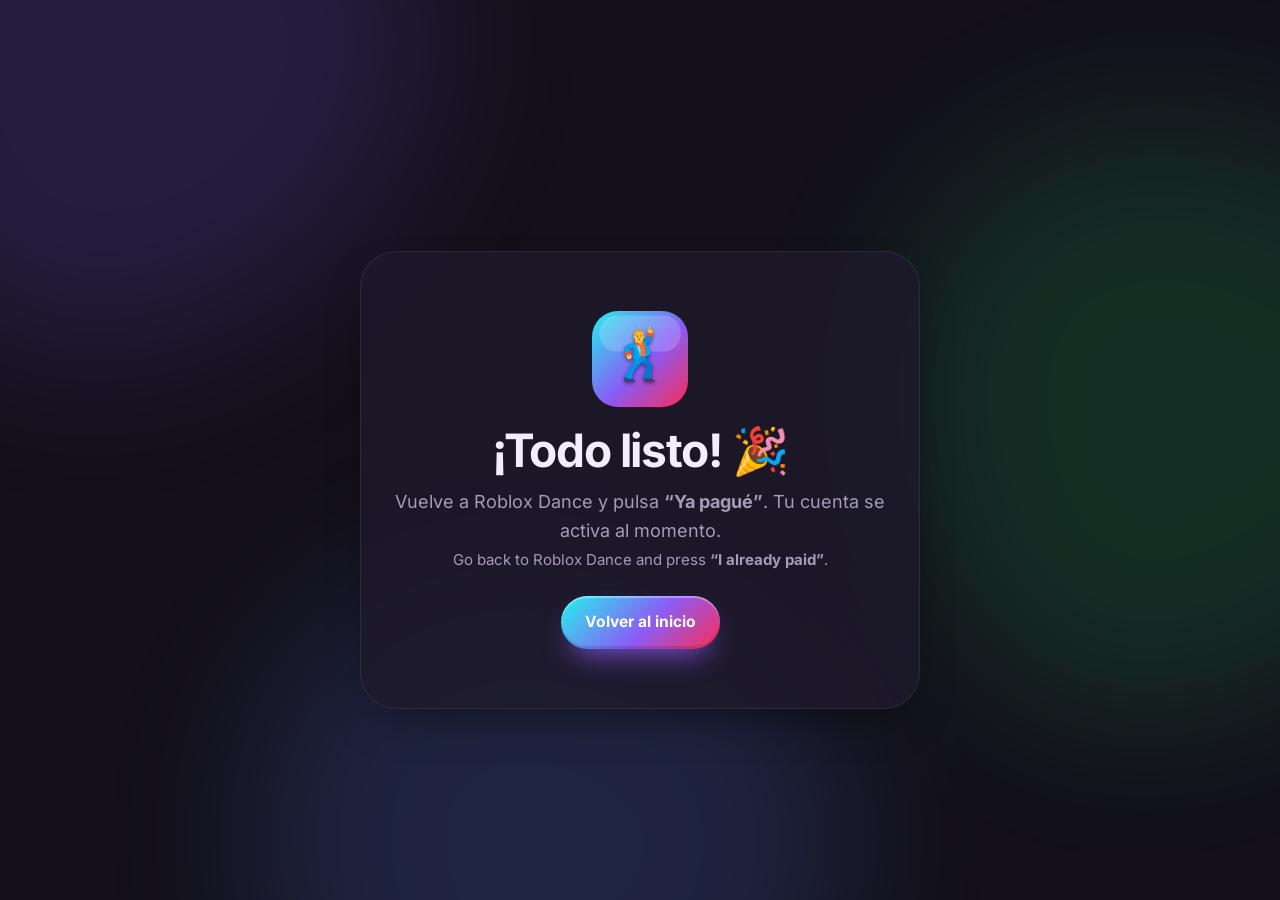
<file: gracias.html>
<!doctype html>
<html lang="es">
<head>
<meta charset="utf-8"><meta name="viewport" content="width=device-width,initial-scale=1">
<title>¡Listo! · Roblox Dance</title><link rel="icon" href="/favicon.ico"><link rel="stylesheet" href="/styles.css?v=2">
</head>
<body>
<div class="blobs"><i></i><i></i><i></i></div>
<section class="wrap" style="min-height:100vh;display:grid;place-items:center">
  <div class="download" style="max-width:560px">
    <img src="/img/logo.png" alt="">
    <h2>¡Todo listo! 🎉</h2>
    <p class="lead" style="margin:0 auto 22px">Vuelve a Roblox Dance y pulsa <b>“Ya pagué”</b>. Tu cuenta se activa al momento.<br><small>Go back to Roblox Dance and press <b>“I already paid”</b>.</small></p>
    <a class="btn btn-primary jelly" href="/">Volver al inicio</a>
  </div>
</section>
</body>
</html>
</file>
<file: styles.css>
@font-face { font-family: Inter; src: url(/fonts/Inter.woff2) format('woff2'); font-weight: 100 900; font-display: swap; }
@font-face { font-family: Lilita; src: url(/fonts/LilitaOne.woff2) format('woff2'); font-display: swap; }
@font-face { font-family: Fredoka; src: url(/fonts/Fredoka.woff2) format('woff2'); font-weight: 300 700; font-display: swap; }
:root {
  --bg: #13101a; --bg2: #1b1625; --card: #1f1a2bcc; --card-solid: #1f1a2b; --text: #f3eefb; --muted: #a59cb8; --line: #ffffff14;
  --violet: #8b5cf6; --blue: #5b8cff; --pink: #ff7aa2; --green: #4ade80; --lime: #a3e635; --amber: #ffb648;
  --grad: linear-gradient(135deg, var(--blue), var(--violet)); --grad-green: linear-gradient(135deg, #a3e635, #22c55e);
  --shadow: 0 20px 50px -24px rgba(0, 0, 0, .7);
  --spring: cubic-bezier(.34, 1.56, .64, 1); --out: cubic-bezier(.16, 1, .3, 1);
  color-scheme: dark;
}
* { box-sizing: border-box; }
html { scroll-behavior: smooth; }
body { margin: 0; font: 16px/1.6 Inter, system-ui, sans-serif; color: var(--text); background: var(--bg); overflow-x: hidden; }
a { color: inherit; }
img { display: block; }

.blobs { position: fixed; inset: 0; z-index: -1; overflow: hidden; pointer-events: none; }
.blobs i { position: absolute; width: 46vmax; height: 46vmax; filter: blur(80px); opacity: .17; border-radius: 42% 58% 63% 37% / 41% 44% 56% 59%; animation: blob 22s ease-in-out infinite alternate; }
.blobs i:nth-child(1) { background: #8b5cf6; top: -18vmax; left: -12vmax; }
.blobs i:nth-child(2) { background: #22c55e; top: 10vmax; right: -16vmax; animation-delay: -6s; animation-duration: 26s; }
.blobs i:nth-child(3) { background: #5b8cff; bottom: -20vmax; left: 20vmax; animation-delay: -12s; }
@keyframes blob {
  0% { transform: translate(0, 0) rotate(0) scale(1); }
  50% { transform: translate(6vmax, 4vmax) rotate(40deg) scale(1.08); border-radius: 60% 40% 35% 65% / 55% 62% 38% 45%; }
  100% { transform: translate(-4vmax, 6vmax) rotate(-20deg) scale(.95); }
}

/* ---------- botones gelatinosos (como fluxy) ---------- */
.btn { position: relative; display: inline-flex; align-items: center; justify-content: center; gap: 10px; text-decoration: none; font-weight: 700; border: 0; cursor: pointer; border-radius: 999px;
  padding: 14px 24px; font-size: 15.5px; font-family: inherit; color: var(--text); transition: transform .35s var(--spring), box-shadow .3s; overflow: hidden; }
.btn-sm { padding: 10px 18px; font-size: 14px; }
.btn-lg { padding: 18px 32px; font-size: 17px; }
.btn-primary { background: var(--grad); color: #fff; box-shadow: inset 0 2px 0 rgba(255,255,255,.35), inset 0 -3px 0 rgba(0,0,0,.12), 0 14px 30px -12px var(--violet); }
.btn-green { background: var(--grad-green); color: #052e16; box-shadow: inset 0 2px 0 rgba(255,255,255,.4), inset 0 -3px 0 rgba(0,0,0,.12), 0 14px 30px -12px #22c55e; }
.btn-ghost { background: var(--card-solid); color: var(--text); box-shadow: inset 0 -3px 0 rgba(0,0,0,.06), 0 10px 26px -16px rgba(60, 40, 120, .4), inset 0 0 0 1px var(--line); }
.btn-danger { background: linear-gradient(135deg, #fb7185, #e11d48); color: #fff; box-shadow: inset 0 2px 0 rgba(255,255,255,.35), inset 0 -3px 0 rgba(0,0,0,.15), 0 14px 30px -12px #e11d48; }
.btn:hover { transform: translateY(-3px) scale(1.04); }
.btn:active { transform: scale(1.1, .86); transition-duration: .08s; }
.jelly.wobble { animation: jelly .7s var(--spring); }
@keyframes jelly { 0% { transform: scale(1); } 25% { transform: scale(1.14, .84); } 45% { transform: scale(.9, 1.1); } 65% { transform: scale(1.05, .96); } 82% { transform: scale(.98, 1.02); } 100% { transform: scale(1); } }
.btn .goo { position: absolute; width: 12px; height: 12px; margin: -6px 0 0 -6px; border-radius: 50%; background: #fff; opacity: .35; pointer-events: none; animation: goo .7s var(--out) forwards; }
@keyframes goo { to { transform: scale(18); opacity: 0; } }

/* ---------- navegación ---------- */
.nav { position: sticky; top: 14px; z-index: 10; margin: 14px auto 0; width: min(1120px, calc(100% - 32px)); display: flex; align-items: center; gap: 8px; padding: 10px 12px 10px 16px;
  border-radius: 999px; background: rgba(27, 22, 37, .72); backdrop-filter: blur(14px); box-shadow: inset 0 0 0 1px var(--line), var(--shadow); }
.brand { display: flex; align-items: center; gap: 10px; text-decoration: none; font: 22px Lilita, sans-serif; letter-spacing: .5px; }
.brand img { width: 34px; height: 34px; border-radius: 10px; }
.nav .links { display: flex; gap: 2px; margin-left: 18px; }
.nav .links a { text-decoration: none; color: var(--muted); font-weight: 600; font-size: 14.5px; padding: 8px 12px; border-radius: 12px; transition: color .2s, background .2s; }
.nav .links a:hover { color: var(--text); background: rgba(255,255,255,.05); }
.nav .grow { flex: 1; }

/* ---------- secciones ---------- */
.wrap { width: min(1120px, calc(100% - 32px)); margin: 0 auto; }
section { padding: 90px 0 30px; }
.eyebrow { display: inline-flex; align-items: center; gap: 8px; font-size: 13px; font-weight: 700; color: var(--lime); background: rgba(163, 230, 53, .1); padding: 6px 12px; border-radius: 999px; }
h1 { font-size: clamp(42px, 6vw, 72px); line-height: 1.02; letter-spacing: -.035em; margin: 18px 0; }
h1 .g { background: linear-gradient(135deg, #d9ff6b, #22c55e); -webkit-background-clip: text; background-clip: text; color: transparent; }
h1 .v { background: var(--grad); -webkit-background-clip: text; background-clip: text; color: transparent; }
h2 { font-size: clamp(30px, 4vw, 46px); letter-spacing: -.03em; margin: 12px 0; line-height: 1.1; }
.lead { color: var(--muted); font-size: 18px; max-width: 560px; }
.center { text-align: center; }
.center .lead { margin: 0 auto; }

/* héroe */
.hero { display: grid; grid-template-columns: 1.1fr .9fr; gap: 40px; align-items: center; padding-top: 70px; }
.hero .cta { display: flex; gap: 12px; flex-wrap: wrap; margin-top: 26px; }
.hero .meta { display: flex; gap: 18px; margin-top: 20px; color: var(--muted); font-size: 13.5px; flex-wrap: wrap; }
.phone { position: relative; width: min(340px, 82vw); aspect-ratio: 9 / 16; margin: 0 auto; border-radius: 42px; padding: 12px; background: #0b0910;
  box-shadow: inset 0 0 0 2px #2c2440, 0 50px 90px -30px rgba(139, 92, 246, .55); animation: bob 6s ease-in-out infinite; }
.phone canvas { width: 100%; height: 100%; border-radius: 32px; display: block; }
.phone::before { content: ""; position: absolute; top: 20px; left: 50%; width: 90px; height: 22px; margin-left: -45px; border-radius: 999px; background: #0b0910; z-index: 2; }
@keyframes bob { 50% { transform: translateY(-12px) rotate(-1deg); } }
.float-gift { position: absolute; font-size: 34px; animation: up 4s ease-in-out infinite; filter: drop-shadow(0 8px 14px rgba(0,0,0,.4)); }
@keyframes up { 0% { transform: translateY(10px) scale(.9); opacity: 0; } 20% { opacity: 1; } 100% { transform: translateY(-120px) scale(1.1); opacity: 0; } }

/* pasos */
.steps { display: grid; grid-template-columns: repeat(4, 1fr); gap: 16px; margin-top: 40px; }
.step { background: var(--card); border-radius: 26px; padding: 24px; box-shadow: inset 0 0 0 1px var(--line), var(--shadow); transition: transform .4s var(--spring); }
.step:hover { transform: translateY(-8px) rotate(-1deg); }
.step .num { width: 46px; height: 46px; border-radius: 16px; display: grid; place-items: center; font-weight: 800; font-size: 20px; color: #fff; background: var(--grad); }
.step:hover .num { animation: jelly .7s var(--spring); }
.step h3 { margin: 16px 0 6px; font-size: 18px; }
.step p { margin: 0; color: var(--muted); font-size: 14.5px; }

/* demo */
.demo { display: grid; grid-template-columns: 380px 1fr; gap: 36px; align-items: center; margin-top: 40px; }
.panel { background: var(--card); border-radius: 28px; padding: 26px; box-shadow: inset 0 0 0 1px var(--line), var(--shadow); }
.panel h3 { margin: 0 0 12px; font-size: 15px; color: var(--muted); text-transform: uppercase; letter-spacing: .08em; }
.panel .row { display: flex; gap: 8px; flex-wrap: wrap; margin-bottom: 22px; }
.chip { border: 0; cursor: pointer; padding: 10px 14px; border-radius: 14px; background: var(--bg2); color: var(--text); font: 600 14px Inter, sans-serif; box-shadow: inset 0 0 0 1px var(--line); transition: transform .3s var(--spring); }
.chip:hover { transform: translateY(-3px); }
.chip.on { background: var(--grad); color: #fff; }
.note { color: var(--muted); font-size: 13px; }

/* características */
.feats { display: grid; grid-template-columns: repeat(3, 1fr); gap: 16px; margin-top: 40px; }
.feat { background: var(--card); border-radius: 26px; padding: 26px; box-shadow: inset 0 0 0 1px var(--line), var(--shadow); transition: transform .4s var(--spring); }
.feat:hover { transform: translateY(-6px) scale(1.02); }
.feat .ic { font-size: 34px; display: inline-block; transition: transform .5s var(--spring); }
.feat:hover .ic { transform: rotate(-10deg) scale(1.2); }
.feat h3 { margin: 12px 0 6px; }
.feat p { margin: 0; color: var(--muted); font-size: 14.5px; }

/* preguntas */
.faq { max-width: 760px; margin: 36px auto 0; display: grid; gap: 10px; }
.faq details { background: var(--card); border-radius: 20px; padding: 18px 22px; box-shadow: inset 0 0 0 1px var(--line); }
.faq summary { cursor: pointer; font-weight: 700; list-style: none; display: flex; justify-content: space-between; }
.faq summary::after { content: "+"; font-size: 22px; line-height: 1; transition: transform .3s var(--spring); }
.faq details[open] summary::after { transform: rotate(45deg); }
.faq p { color: var(--muted); margin: 10px 0 0; }

/* descarga */
.download { text-align: center; background: var(--card); border-radius: 36px; padding: 60px 30px; box-shadow: inset 0 0 0 1px var(--line), var(--shadow); position: relative; overflow: hidden; }
.download img { width: 96px; height: 96px; border-radius: 26px; margin: 0 auto 18px; animation: bob 5s ease-in-out infinite; }
footer { padding: 40px 0 60px; color: var(--muted); font-size: 14px; display: flex; gap: 16px; justify-content: space-between; flex-wrap: wrap; }
footer a { text-decoration: none; }
footer a:hover { color: var(--text); }

/* aparición al hacer scroll */
.reveal { opacity: 0; transform: translateY(26px); transition: opacity .8s var(--out), transform .8s var(--out); }
.reveal.in { opacity: 1; transform: none; }

@media (max-width: 900px) {
  .hero, .demo { grid-template-columns: 1fr; }
  .steps, .feats { grid-template-columns: 1fr 1fr; }
  .nav .links { display: none; }
}
@media (max-width: 560px) { .steps, .feats { grid-template-columns: 1fr; } }

/* ---------- TikTok primero ---------- */
.tt-badge { display: inline-flex; align-items: center; gap: 10px; flex-wrap: wrap; padding: 10px 16px 10px 10px; border-radius: 999px;
  background: #000; box-shadow: inset 0 0 0 1px #ffffff22, 0 14px 30px -14px #fe2c55; font-weight: 700; font-size: 14.5px; }
.tt-badge .tt { width: 34px; height: 34px; background: #111; border-radius: 50%; padding: 5px; }
.tt-badge .gifts-row { font-size: 18px; letter-spacing: 2px; }
.icon-btn { width: 40px; height: 40px; border-radius: 50%; border: 0; cursor: pointer; background: var(--card-solid); font-size: 18px; box-shadow: inset 0 0 0 1px var(--line); transition: transform .3s var(--spring); }
.icon-btn:hover { transform: scale(1.12); }
.lang { font: 600 13px Inter, sans-serif; color: var(--text); background: var(--card-solid); border: 0; border-radius: 999px; padding: 10px 12px; box-shadow: inset 0 0 0 1px var(--line); cursor: pointer; }

/* ---------- demo: botón Start encima ---------- */
.demo .phone { position: relative; }
.start { position: absolute; inset: 12px; border-radius: 32px; display: grid; place-items: center; background: rgba(10, 8, 18, .55); backdrop-filter: blur(3px); transition: opacity .4s, visibility .4s; z-index: 3; }
.start.gone { opacity: 0; visibility: hidden; }
.start .btn { font-size: 22px; padding: 20px 40px; }
#demoPanel { transition: opacity .3s, filter .3s; }
#demoPanel.off { opacity: .45; filter: grayscale(.6); pointer-events: none; }
.chip { font-size: 18px; }
#dKeys .chip { font-size: 14px; }
@media (max-width: 900px) { .lang { display: none; } }

/* ---------- logo de TikTok grande + botón de Discord ---------- */
.hero { grid-template-columns: auto 1.15fr .85fr; width: min(1380px, calc(100% - 32px)); }
.tt-big { width: clamp(150px, 16vw, 230px); aspect-ratio: 1; border-radius: 28%; background: #000; display: grid; place-items: center; align-self: center;
  box-shadow: inset 0 0 0 1px #ffffff22, 0 30px 60px -20px #fe2c55, 0 0 80px -20px #25f4ee; animation: ttFloat 5s ease-in-out infinite; }
.tt-big svg { width: 66%; height: 66%; }
@keyframes ttFloat { 50% { transform: translateY(-12px) rotate(-3deg); } }
.btn-discord { display: flex; width: 100%; max-width: 520px; margin-top: 16px; padding: 22px 32px; font-size: 21px; color: #fff; background: #5865f2;
  box-shadow: inset 0 2px 0 rgba(255,255,255,.3), inset 0 -4px 0 rgba(0,0,0,.18), 0 18px 36px -12px #5865f2; }
.btn-discord svg { width: 30px; height: 30px; flex: none; }
@media (max-width: 1180px) { .hero { grid-template-columns: 1.1fr .9fr; } .tt-big { grid-column: 1 / -1; width: 120px; } }
@media (max-width: 900px) { .hero { grid-template-columns: 1fr; } .tt-big { width: 110px; justify-self: start; } }

/* ---------- Roblox Dance ---------- */
:root { --grad: linear-gradient(135deg, #25f4ee, #8b5cf6 55%, #fe2c55); }
.screen16 { position: relative; width: 100%; aspect-ratio: 16 / 10; border-radius: 26px; overflow: hidden; background: #0b0910;
  box-shadow: 0 0 0 10px #0b0910, 0 40px 90px -30px rgba(139, 92, 246, .55), 0 0 0 11px rgba(255,255,255,.08); }
.screen16 img { position: absolute; inset: 0; width: 100%; height: 100%; object-fit: cover; opacity: 0; transform: scale(1.06); transition: opacity 1.1s, transform 6s linear; }
.screen16 img.on { opacity: 1; transform: scale(1); }
.chat { position: absolute; left: 14px; bottom: 14px; width: 54%; display: flex; flex-direction: column; gap: 6px; pointer-events: none; }
.chat div { display: flex; gap: 8px; align-items: center; padding: 6px 10px; border-radius: 12px; background: rgba(0,0,0,.45); backdrop-filter: blur(6px);
  color: #fff; font-size: 13px; animation: chatIn .5s cubic-bezier(.34,1.56,.64,1) both; }
.chat b { color: #25f4ee; } .chat .gift b { color: #fe2c55; }
.chat .av { width: 22px; height: 22px; border-radius: 50%; flex: none; background: var(--grad); display: grid; place-items: center; font-size: 12px; }
@keyframes chatIn { from { opacity: 0; transform: translateY(14px) scale(.9); } }
.scene-tag { position: absolute; right: 14px; top: 14px; padding: 6px 12px; border-radius: 999px; background: rgba(0,0,0,.5); color: #fff; font: 700 13px Inter; backdrop-filter: blur(6px); }
.scenes { display: grid; grid-template-columns: repeat(auto-fill, minmax(250px, 1fr)); gap: 18px; margin-top: 36px; }
.scene { position: relative; border-radius: 22px; overflow: hidden; aspect-ratio: 16 / 10; box-shadow: inset 0 0 0 1px var(--line), var(--shadow); transition: transform .45s var(--spring); }
.scene:hover { transform: translateY(-6px) rotate(-.6deg) scale(1.02); }
.scene img { width: 100%; height: 100%; object-fit: cover; display: block; }
.scene span { position: absolute; left: 12px; bottom: 12px; padding: 6px 12px; border-radius: 999px; background: rgba(0,0,0,.55); color: #fff; font: 700 14px Inter; }
.hero.rd { grid-template-columns: auto 1fr 1.05fr; }
@media (max-width: 1180px) { .hero.rd { grid-template-columns: 1fr 1fr; } }
@media (max-width: 900px) { .hero.rd { grid-template-columns: 1fr; } }
</file>
